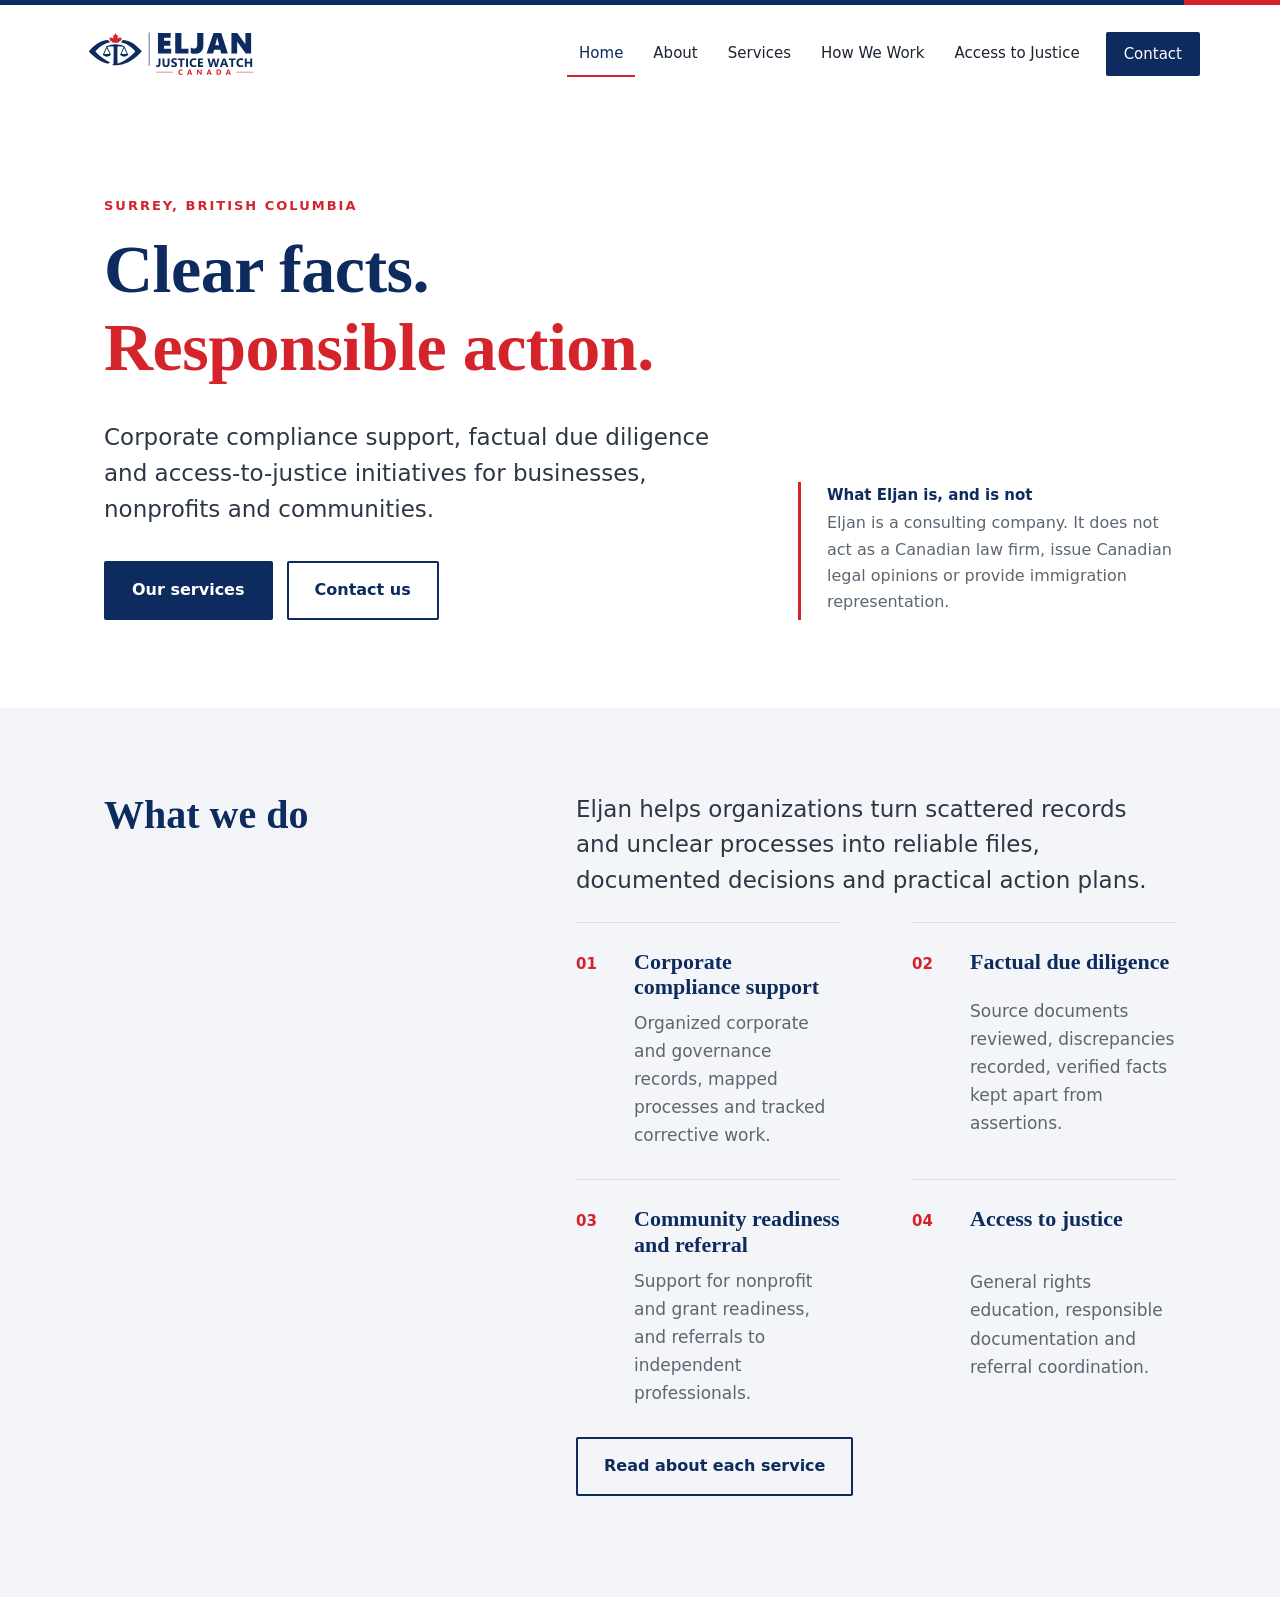
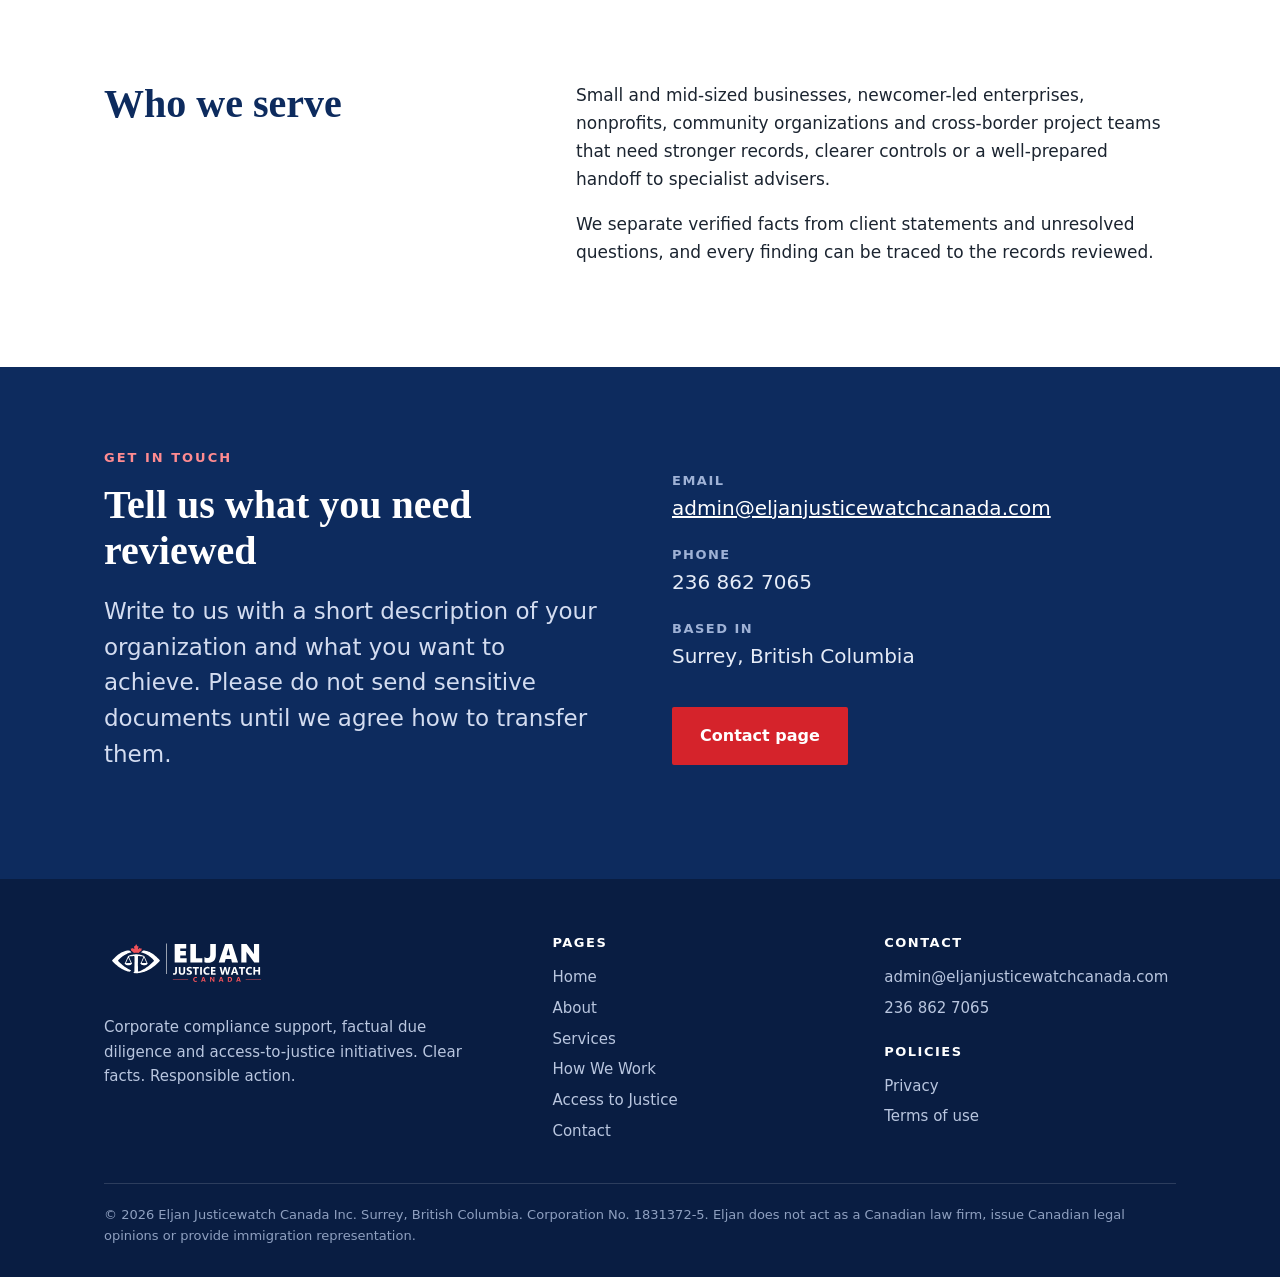
<file: index.html>
<!doctype html><html lang="en"><head><meta charset="utf-8"><meta name="viewport" content="width=device-width,initial-scale=1">
<title>Eljan Justicewatch Canada Inc.</title><meta name="description" content="Corporate compliance support, factual due diligence and access-to-justice initiatives. Clear facts. Responsible action.">
<link rel="icon" type="image/png" href="assets/favicon-32.png"><link rel="apple-touch-icon" href="assets/favicon-192.png">
<meta property="og:title" content="Eljan Justicewatch Canada Inc."><meta property="og:description" content="Corporate compliance support, factual due diligence and access-to-justice initiatives. Clear facts. Responsible action."><meta name="theme-color" content="#0D2B5E">
<link rel="stylesheet" href="style.css"></head><body>
<a class="skip" href="#main">Skip to content</a>
<header class="top"><div class="wrap head">
<a class="brand" href="index.html" aria-label="Eljan Justicewatch Canada, home"><img src="assets/Eljan_Logo_Horizontal_Colour.svg" alt="Eljan Justicewatch Canada"></a>
<button class="burger" aria-expanded="false" aria-controls="nav">Menu</button>
<nav class="nav" id="nav" aria-label="Main"><a href="index.html" aria-current="page">Home</a><a href="about.html">About</a><a href="services.html">Services</a><a href="how-we-work.html">How We Work</a><a href="access-to-justice.html">Access to Justice</a><a class="cta" href="contact.html">Contact</a></nav>
</div></header><main id="main">
<section class="hero"><div class="wrap grid">
<div><span class="kicker">Surrey, British Columbia</span>
<h1>Clear facts. <span>Responsible action.</span></h1>
<p class="lede">Corporate compliance support, factual due diligence and access-to-justice initiatives for businesses, nonprofits and communities.</p>
<div class="btns"><a class="btn solid" href="services.html">Our services</a><a class="btn" href="contact.html">Contact us</a></div></div>
<aside><strong>What Eljan is, and is not</strong>Eljan is a consulting company. It does not act as a Canadian law firm, issue Canadian legal opinions or provide immigration representation.</aside>
</div></section>

<section class="s-pale"><div class="wrap split">
<h2 class="rv">What we do</h2>
<div class="rv"><p class="lede">Eljan helps organizations turn scattered records and unclear processes into reliable files, documented decisions and practical action plans.</p>
<div class="values" style="margin-top:0"><div><h3>Corporate compliance support</h3><p>Organized corporate and governance records, mapped processes and tracked corrective work.</p></div><div><h3>Factual due diligence</h3><p>Source documents reviewed, discrepancies recorded, verified facts kept apart from assertions.</p></div><div><h3>Community readiness and referral</h3><p>Support for nonprofit and grant readiness, and referrals to independent professionals.</p></div><div><h3>Access to justice</h3><p>General rights education, responsible documentation and referral coordination.</p></div></div>
<p><a class="btn" href="services.html">Read about each service</a></p>
</div></div></section>

<section><div class="wrap split">
<h2 class="rv">Who we serve</h2>
<div class="rv prose"><p>Small and mid-sized businesses, newcomer-led enterprises, nonprofits, community organizations and cross-border project teams that need stronger records, clearer controls or a well-prepared handoff to specialist advisers.</p>
<p>We separate verified facts from client statements and unresolved questions, and every finding can be traced to the records reviewed.</p></div>
</div></section>

<section class="s-navy"><div class="wrap contact-row">
<div class="rv"><span class="kicker">Get in touch</span><h2>Tell us what you need reviewed</h2><p class="lede" style="color:#d3dcf0">Write to us with a short description of your organization and what you want to achieve. Please do not send sensitive documents until we agree how to transfer them.</p></div>
<div class="rv"><dl><dt>Email</dt><dd><a href="mailto:admin@eljanjusticewatchcanada.com">admin@eljanjusticewatchcanada.com</a></dd><dt>Phone</dt><dd>236 862 7065</dd><dt>Based in</dt><dd>Surrey, British Columbia</dd></dl><p class="btns"><a class="btn solid" href="contact.html">Contact page</a></p></div>
</div></section></main><footer><div class="wrap"><div class="grid">
<div><img src="assets/Eljan_Logo_Horizontal_Reversed.svg" alt="Eljan Justicewatch Canada"><p style="margin-top:16px;max-width:26em">Corporate compliance support, factual due diligence and access-to-justice initiatives. Clear facts. Responsible action.</p></div>
<div><h4>Pages</h4><a href="index.html">Home</a><a href="about.html">About</a><a href="services.html">Services</a><a href="how-we-work.html">How We Work</a><a href="access-to-justice.html">Access to Justice</a><a href="contact.html">Contact</a></div>
<div><h4>Contact</h4><a href="mailto:admin@eljanjusticewatchcanada.com">admin@eljanjusticewatchcanada.com</a><a href="tel:+12368627065">236 862 7065</a><h4 style="margin-top:20px">Policies</h4><a href="privacy.html">Privacy</a><a href="terms.html">Terms of use</a></div>
</div><div class="legal">&copy; 2026 Eljan Justicewatch Canada Inc. Surrey, British Columbia. Corporation No. 1831372-5. Eljan does not act as a Canadian law firm, issue Canadian legal opinions or provide immigration representation.</div></div></footer>
<script src="app.js"></script></body></html>
</file>
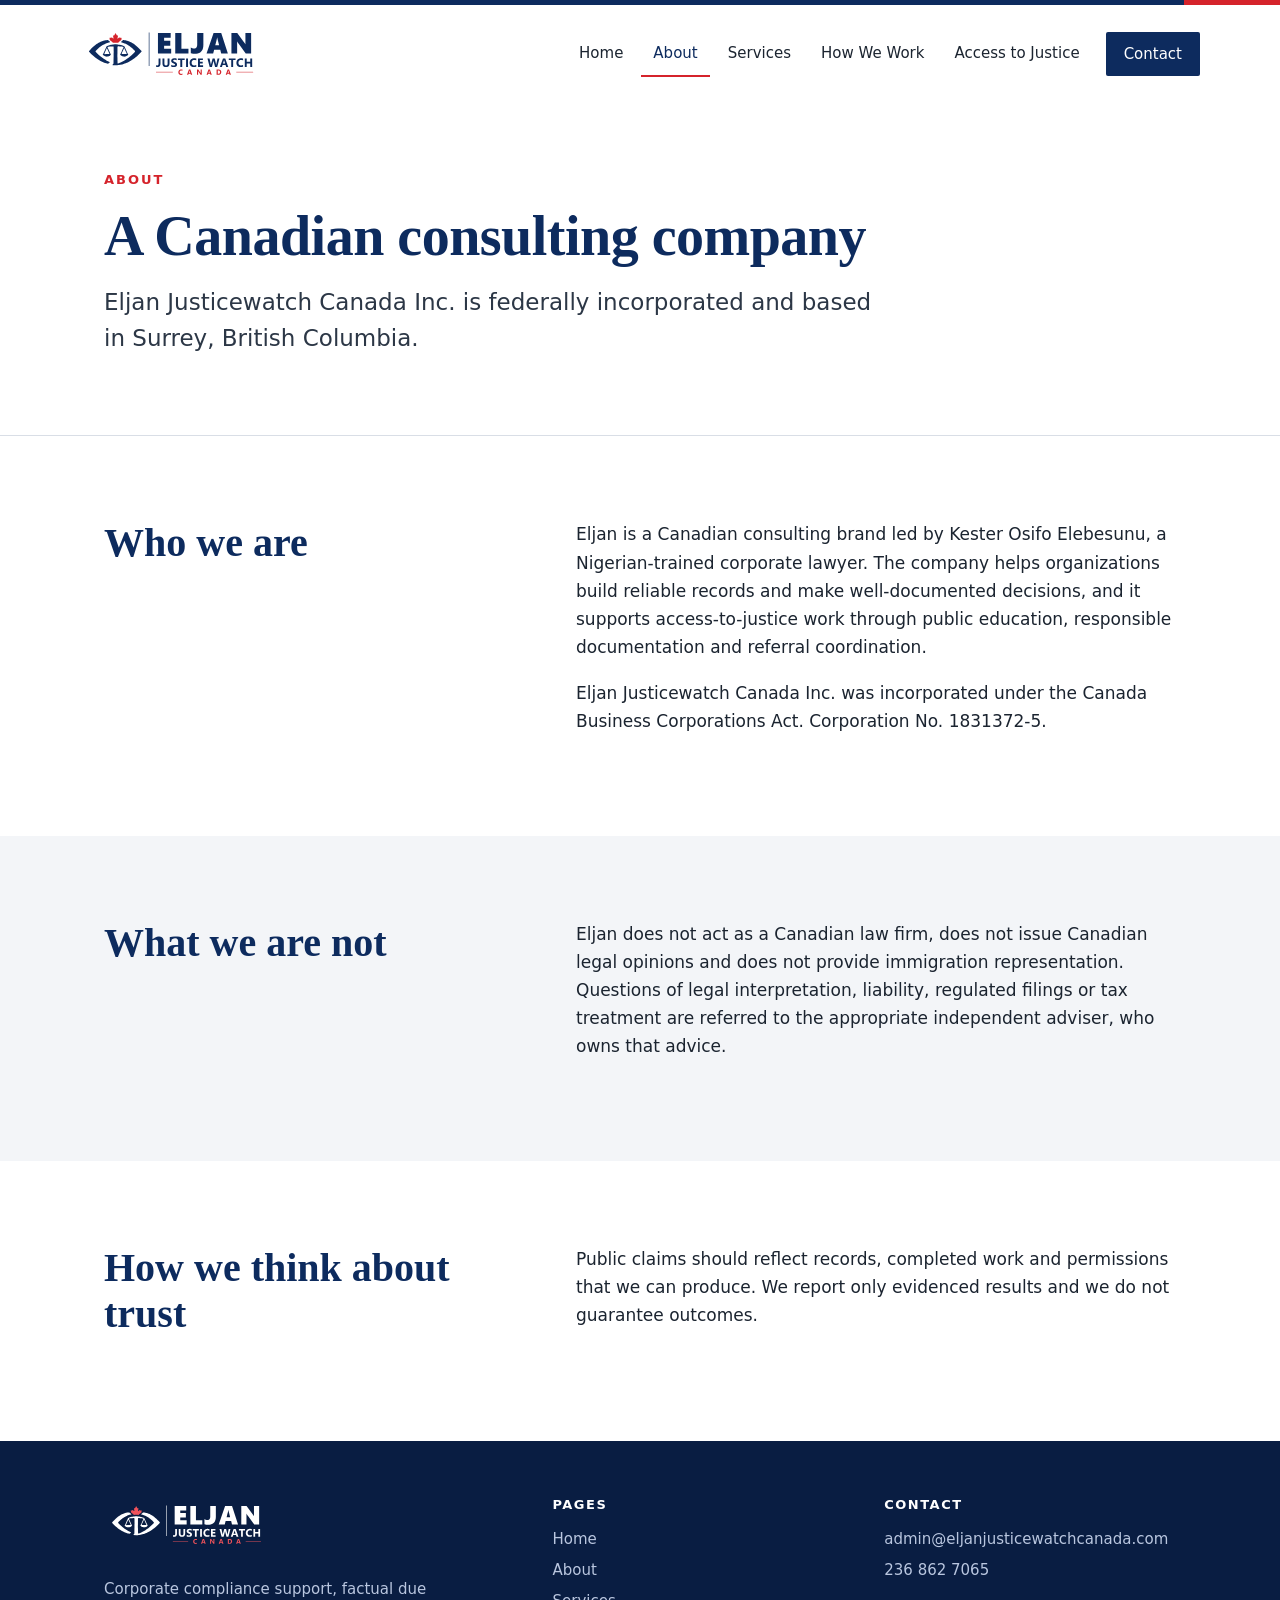
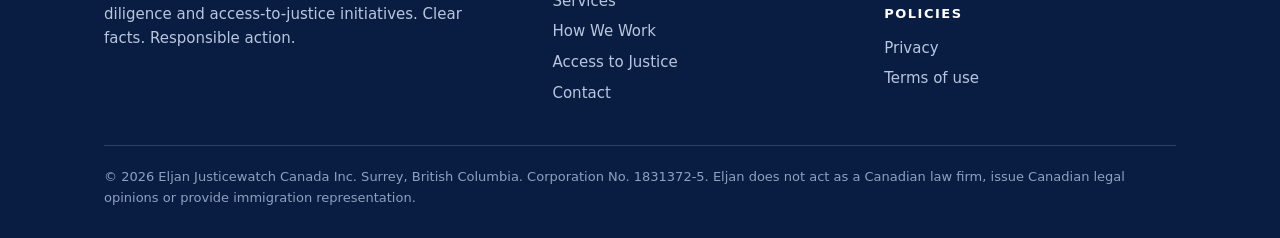
<file: about.html>
<!doctype html><html lang="en"><head><meta charset="utf-8"><meta name="viewport" content="width=device-width,initial-scale=1">
<title>About | Eljan Justicewatch Canada Inc.</title><meta name="description" content="About Eljan Justicewatch Canada Inc.: a Canadian consulting company focused on records, facts and access to justice.">
<link rel="icon" type="image/png" href="assets/favicon-32.png"><link rel="apple-touch-icon" href="assets/favicon-192.png">
<meta property="og:title" content="About | Eljan Justicewatch Canada Inc."><meta property="og:description" content="About Eljan Justicewatch Canada Inc.: a Canadian consulting company focused on records, facts and access to justice."><meta name="theme-color" content="#0D2B5E">
<link rel="stylesheet" href="style.css"></head><body>
<a class="skip" href="#main">Skip to content</a>
<header class="top"><div class="wrap head">
<a class="brand" href="index.html" aria-label="Eljan Justicewatch Canada, home"><img src="assets/Eljan_Logo_Horizontal_Colour.svg" alt="Eljan Justicewatch Canada"></a>
<button class="burger" aria-expanded="false" aria-controls="nav">Menu</button>
<nav class="nav" id="nav" aria-label="Main"><a href="index.html">Home</a><a href="about.html" aria-current="page">About</a><a href="services.html">Services</a><a href="how-we-work.html">How We Work</a><a href="access-to-justice.html">Access to Justice</a><a class="cta" href="contact.html">Contact</a></nav>
</div></header><main id="main"><section class="pagehead"><div class="wrap"><span class="kicker">About</span><h1>A Canadian consulting company</h1><p class=lede>Eljan Justicewatch Canada Inc. is federally incorporated and based in Surrey, British Columbia.</p></div></section>
<section><div class="wrap split"><h2>Who we are</h2><div class="prose stack">
<p>Eljan is a Canadian consulting brand led by Kester Osifo Elebesunu, a Nigerian-trained corporate lawyer. The company helps organizations build reliable records and make well-documented decisions, and it supports access-to-justice work through public education, responsible documentation and referral coordination.</p>
<p>Eljan Justicewatch Canada Inc. was incorporated under the Canada Business Corporations Act. Corporation No. 1831372-5.</p>

</div></div></section>
<section class="s-pale"><div class="wrap split"><h2>What we are not</h2><div class="prose stack">
<p>Eljan does not act as a Canadian law firm, does not issue Canadian legal opinions and does not provide immigration representation. Questions of legal interpretation, liability, regulated filings or tax treatment are referred to the appropriate independent adviser, who owns that advice.</p>
</div></div></section>
<section><div class="wrap split"><h2>How we think about trust</h2><div class="prose stack">
<p>Public claims should reflect records, completed work and permissions that we can produce. We report only evidenced results and we do not guarantee outcomes.</p>
</div></div></section></main><footer><div class="wrap"><div class="grid">
<div><img src="assets/Eljan_Logo_Horizontal_Reversed.svg" alt="Eljan Justicewatch Canada"><p style="margin-top:16px;max-width:26em">Corporate compliance support, factual due diligence and access-to-justice initiatives. Clear facts. Responsible action.</p></div>
<div><h4>Pages</h4><a href="index.html">Home</a><a href="about.html">About</a><a href="services.html">Services</a><a href="how-we-work.html">How We Work</a><a href="access-to-justice.html">Access to Justice</a><a href="contact.html">Contact</a></div>
<div><h4>Contact</h4><a href="mailto:admin@eljanjusticewatchcanada.com">admin@eljanjusticewatchcanada.com</a><a href="tel:+12368627065">236 862 7065</a><h4 style="margin-top:20px">Policies</h4><a href="privacy.html">Privacy</a><a href="terms.html">Terms of use</a></div>
</div><div class="legal">&copy; 2026 Eljan Justicewatch Canada Inc. Surrey, British Columbia. Corporation No. 1831372-5. Eljan does not act as a Canadian law firm, issue Canadian legal opinions or provide immigration representation.</div></div></footer>
<script src="app.js"></script></body></html>
</file>
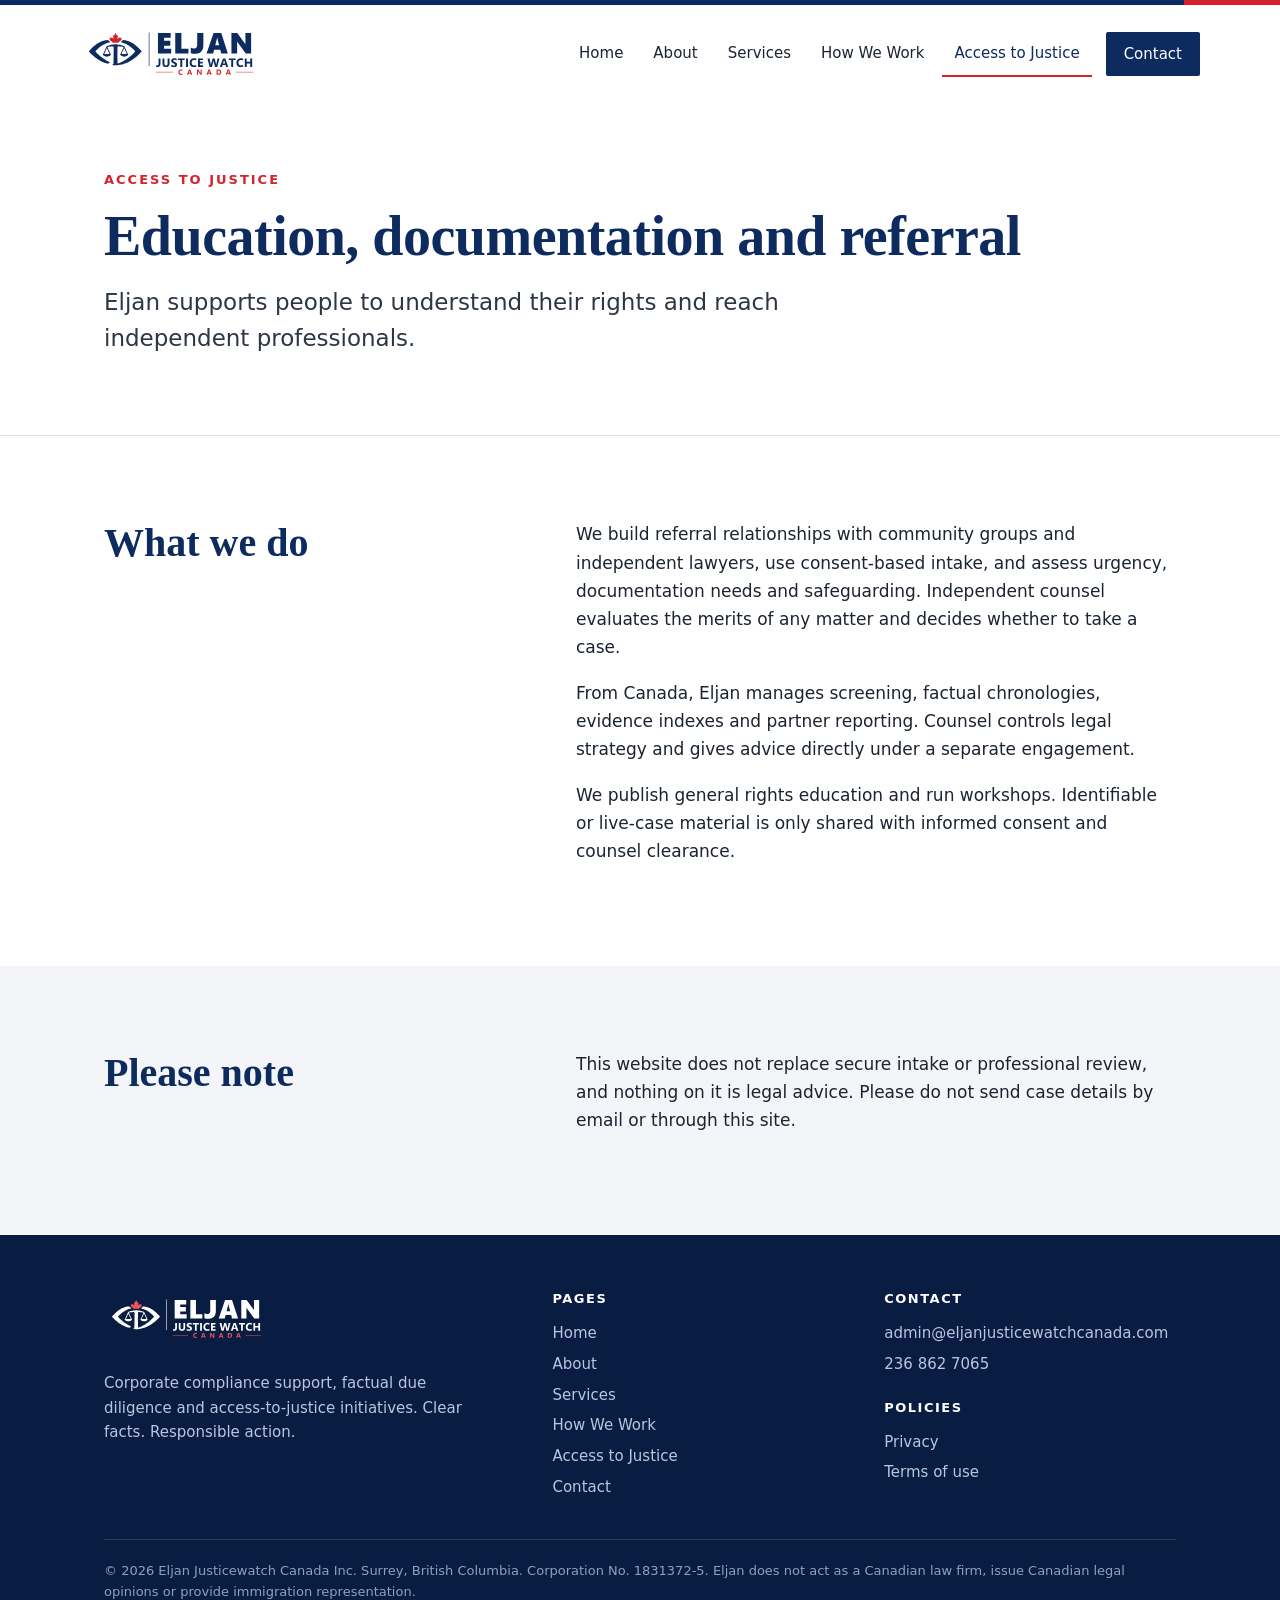
<file: access-to-justice.html>
<!doctype html><html lang="en"><head><meta charset="utf-8"><meta name="viewport" content="width=device-width,initial-scale=1">
<title>Access to Justice | Eljan Justicewatch Canada Inc.</title><meta name="description" content="Public education, responsible documentation and referral coordination.">
<link rel="icon" type="image/png" href="assets/favicon-32.png"><link rel="apple-touch-icon" href="assets/favicon-192.png">
<meta property="og:title" content="Access to Justice | Eljan Justicewatch Canada Inc."><meta property="og:description" content="Public education, responsible documentation and referral coordination."><meta name="theme-color" content="#0D2B5E">
<link rel="stylesheet" href="style.css"></head><body>
<a class="skip" href="#main">Skip to content</a>
<header class="top"><div class="wrap head">
<a class="brand" href="index.html" aria-label="Eljan Justicewatch Canada, home"><img src="assets/Eljan_Logo_Horizontal_Colour.svg" alt="Eljan Justicewatch Canada"></a>
<button class="burger" aria-expanded="false" aria-controls="nav">Menu</button>
<nav class="nav" id="nav" aria-label="Main"><a href="index.html">Home</a><a href="about.html">About</a><a href="services.html">Services</a><a href="how-we-work.html">How We Work</a><a href="access-to-justice.html" aria-current="page">Access to Justice</a><a class="cta" href="contact.html">Contact</a></nav>
</div></header><main id="main"><section class="pagehead"><div class="wrap"><span class="kicker">Access to Justice</span><h1>Education, documentation and referral</h1><p class=lede>Eljan supports people to understand their rights and reach independent professionals.</p></div></section>
<section><div class="wrap split"><h2>What we do</h2><div class="prose stack">
<p>We build referral relationships with community groups and independent lawyers, use consent-based intake, and assess urgency, documentation needs and safeguarding. Independent counsel evaluates the merits of any matter and decides whether to take a case.</p>
<p>From Canada, Eljan manages screening, factual chronologies, evidence indexes and partner reporting. Counsel controls legal strategy and gives advice directly under a separate engagement.</p>
<p>We publish general rights education and run workshops. Identifiable or live-case material is only shared with informed consent and counsel clearance.</p>
</div></div></section>
<section class="s-pale"><div class="wrap split"><h2>Please note</h2><div class="prose stack">
<p>This website does not replace secure intake or professional review, and nothing on it is legal advice. Please do not send case details by email or through this site.</p>

</div></div></section></main><footer><div class="wrap"><div class="grid">
<div><img src="assets/Eljan_Logo_Horizontal_Reversed.svg" alt="Eljan Justicewatch Canada"><p style="margin-top:16px;max-width:26em">Corporate compliance support, factual due diligence and access-to-justice initiatives. Clear facts. Responsible action.</p></div>
<div><h4>Pages</h4><a href="index.html">Home</a><a href="about.html">About</a><a href="services.html">Services</a><a href="how-we-work.html">How We Work</a><a href="access-to-justice.html">Access to Justice</a><a href="contact.html">Contact</a></div>
<div><h4>Contact</h4><a href="mailto:admin@eljanjusticewatchcanada.com">admin@eljanjusticewatchcanada.com</a><a href="tel:+12368627065">236 862 7065</a><h4 style="margin-top:20px">Policies</h4><a href="privacy.html">Privacy</a><a href="terms.html">Terms of use</a></div>
</div><div class="legal">&copy; 2026 Eljan Justicewatch Canada Inc. Surrey, British Columbia. Corporation No. 1831372-5. Eljan does not act as a Canadian law firm, issue Canadian legal opinions or provide immigration representation.</div></div></footer>
<script src="app.js"></script></body></html>
</file>
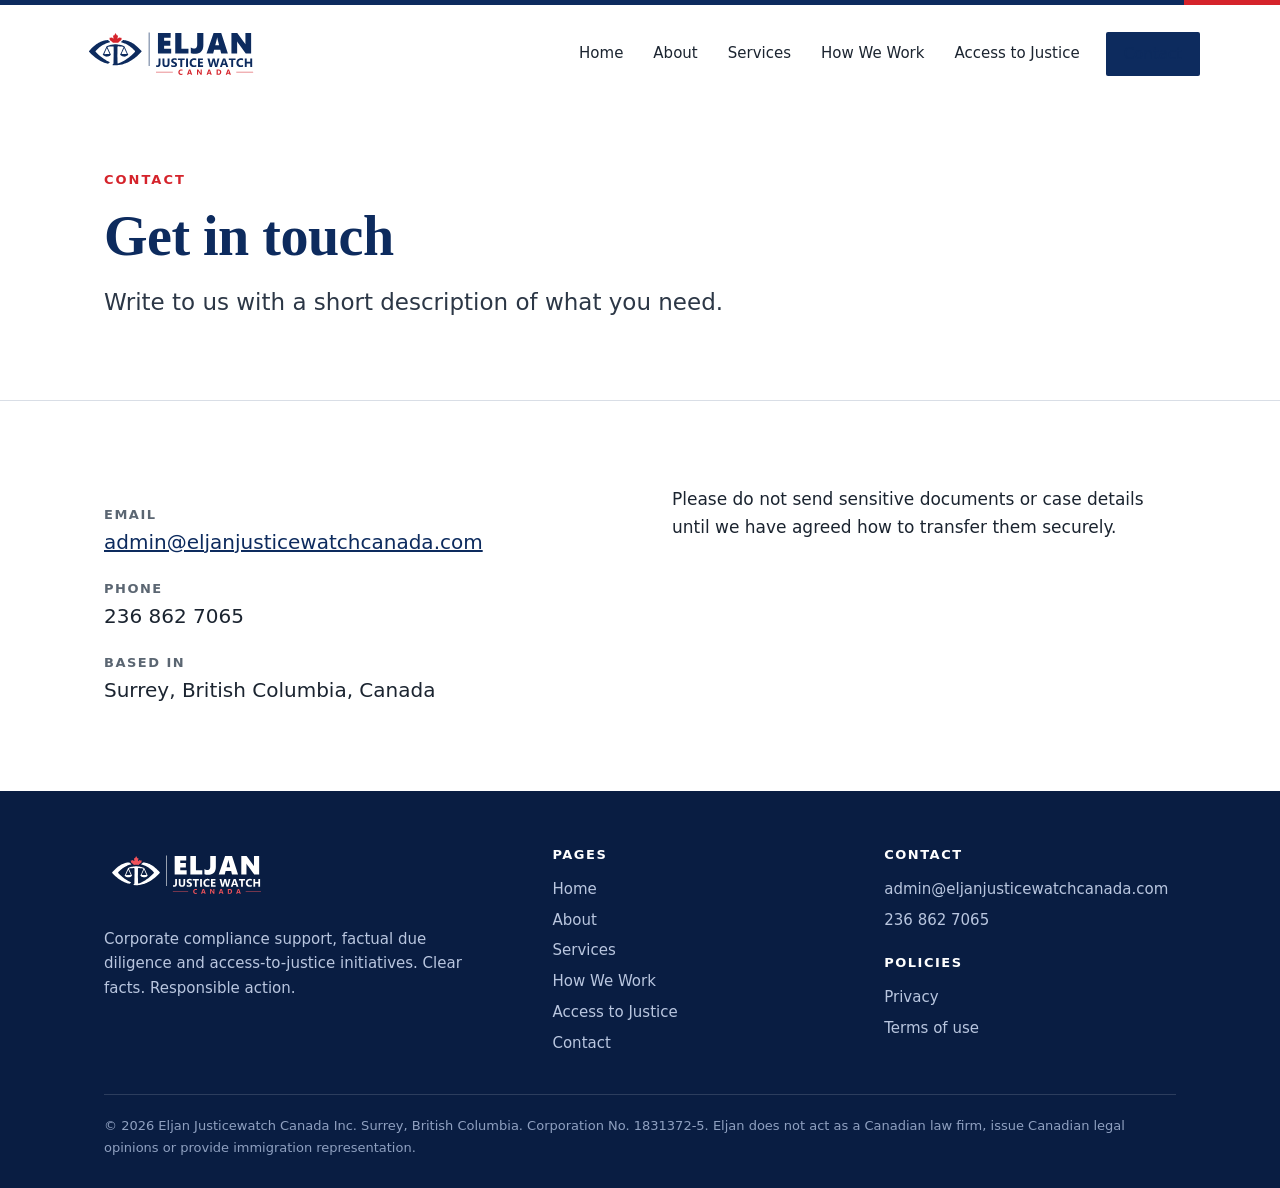
<file: contact.html>
<!doctype html><html lang="en"><head><meta charset="utf-8"><meta name="viewport" content="width=device-width,initial-scale=1">
<title>Contact | Eljan Justicewatch Canada Inc.</title><meta name="description" content="Contact Eljan Justicewatch Canada Inc. in Surrey, British Columbia.">
<link rel="icon" type="image/png" href="assets/favicon-32.png"><link rel="apple-touch-icon" href="assets/favicon-192.png">
<meta property="og:title" content="Contact | Eljan Justicewatch Canada Inc."><meta property="og:description" content="Contact Eljan Justicewatch Canada Inc. in Surrey, British Columbia."><meta name="theme-color" content="#0D2B5E">
<link rel="stylesheet" href="style.css"></head><body>
<a class="skip" href="#main">Skip to content</a>
<header class="top"><div class="wrap head">
<a class="brand" href="index.html" aria-label="Eljan Justicewatch Canada, home"><img src="assets/Eljan_Logo_Horizontal_Colour.svg" alt="Eljan Justicewatch Canada"></a>
<button class="burger" aria-expanded="false" aria-controls="nav">Menu</button>
<nav class="nav" id="nav" aria-label="Main"><a href="index.html">Home</a><a href="about.html">About</a><a href="services.html">Services</a><a href="how-we-work.html">How We Work</a><a href="access-to-justice.html">Access to Justice</a><a class="cta" href="contact.html" aria-current="page">Contact</a></nav>
</div></header><main id="main"><section class="pagehead"><div class="wrap"><span class="kicker">Contact</span><h1>Get in touch</h1><p class=lede>Write to us with a short description of what you need.</p></div></section>
<section><div class="wrap contact-row">
<div><dl style="color:var(--ink)"><dt style="color:var(--grey)">Email</dt><dd><a href="mailto:admin@eljanjusticewatchcanada.com">admin@eljanjusticewatchcanada.com</a></dd><dt style="color:var(--grey)">Phone</dt><dd>236 862 7065</dd><dt style="color:var(--grey)">Based in</dt><dd>Surrey, British Columbia, Canada</dd></dl></div>
<div class="stack"><p>Please do not send sensitive documents or case details until we have agreed how to transfer them securely.</p>
</div>
</div></section></main><footer><div class="wrap"><div class="grid">
<div><img src="assets/Eljan_Logo_Horizontal_Reversed.svg" alt="Eljan Justicewatch Canada"><p style="margin-top:16px;max-width:26em">Corporate compliance support, factual due diligence and access-to-justice initiatives. Clear facts. Responsible action.</p></div>
<div><h4>Pages</h4><a href="index.html">Home</a><a href="about.html">About</a><a href="services.html">Services</a><a href="how-we-work.html">How We Work</a><a href="access-to-justice.html">Access to Justice</a><a href="contact.html">Contact</a></div>
<div><h4>Contact</h4><a href="mailto:admin@eljanjusticewatchcanada.com">admin@eljanjusticewatchcanada.com</a><a href="tel:+12368627065">236 862 7065</a><h4 style="margin-top:20px">Policies</h4><a href="privacy.html">Privacy</a><a href="terms.html">Terms of use</a></div>
</div><div class="legal">&copy; 2026 Eljan Justicewatch Canada Inc. Surrey, British Columbia. Corporation No. 1831372-5. Eljan does not act as a Canadian law firm, issue Canadian legal opinions or provide immigration representation.</div></div></footer>
<script src="app.js"></script></body></html>
</file>
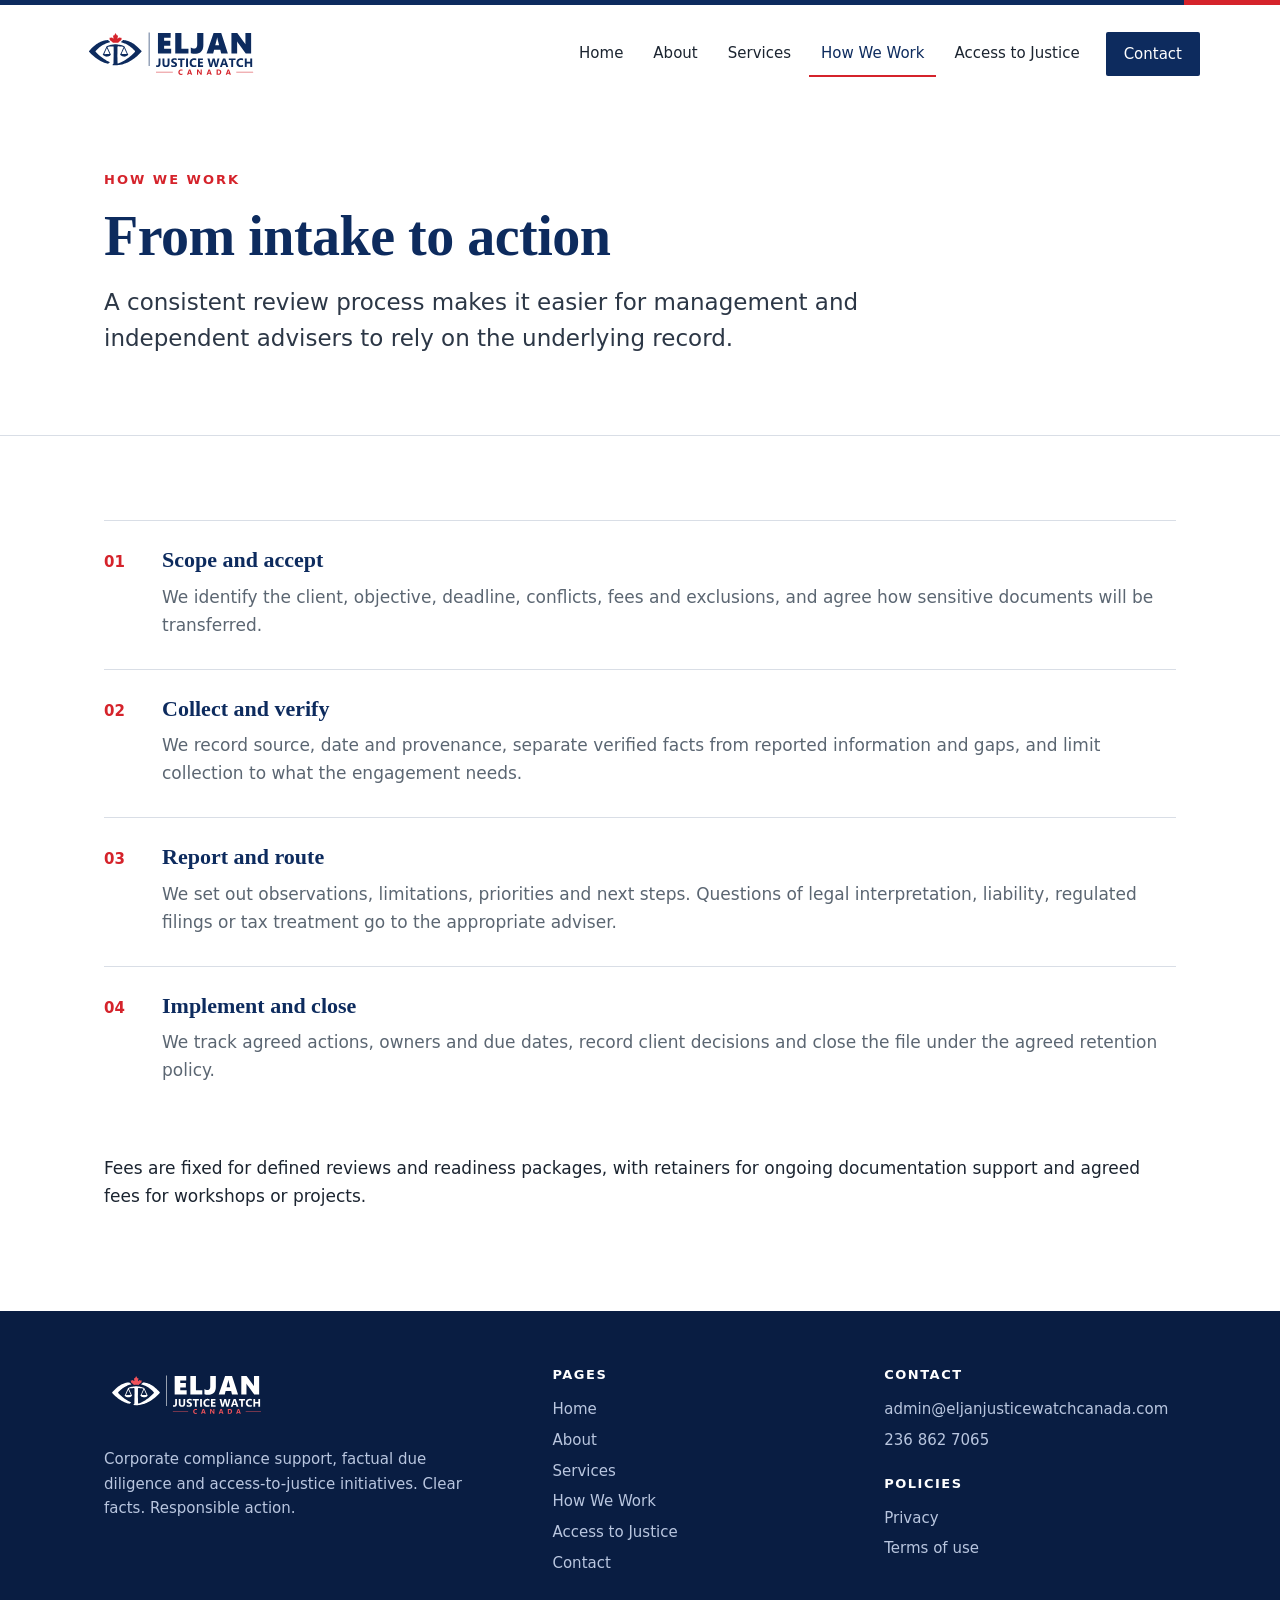
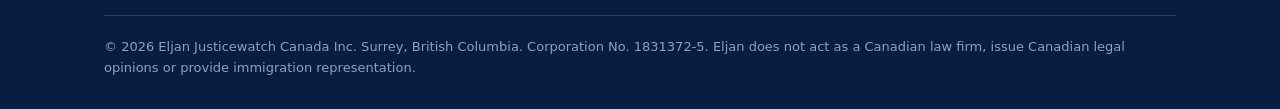
<file: how-we-work.html>
<!doctype html><html lang="en"><head><meta charset="utf-8"><meta name="viewport" content="width=device-width,initial-scale=1">
<title>How We Work | Eljan Justicewatch Canada Inc.</title><meta name="description" content="From intake to action: how Eljan scopes, verifies, reports and closes an engagement.">
<link rel="icon" type="image/png" href="assets/favicon-32.png"><link rel="apple-touch-icon" href="assets/favicon-192.png">
<meta property="og:title" content="How We Work | Eljan Justicewatch Canada Inc."><meta property="og:description" content="From intake to action: how Eljan scopes, verifies, reports and closes an engagement."><meta name="theme-color" content="#0D2B5E">
<link rel="stylesheet" href="style.css"></head><body>
<a class="skip" href="#main">Skip to content</a>
<header class="top"><div class="wrap head">
<a class="brand" href="index.html" aria-label="Eljan Justicewatch Canada, home"><img src="assets/Eljan_Logo_Horizontal_Colour.svg" alt="Eljan Justicewatch Canada"></a>
<button class="burger" aria-expanded="false" aria-controls="nav">Menu</button>
<nav class="nav" id="nav" aria-label="Main"><a href="index.html">Home</a><a href="about.html">About</a><a href="services.html">Services</a><a href="how-we-work.html" aria-current="page">How We Work</a><a href="access-to-justice.html">Access to Justice</a><a class="cta" href="contact.html">Contact</a></nav>
</div></header><main id="main"><section class="pagehead"><div class="wrap"><span class="kicker">How We Work</span><h1>From intake to action</h1><p class=lede>A consistent review process makes it easier for management and independent advisers to rely on the underlying record.</p></div></section>
<section><div class="wrap">
<div class="values" style="grid-template-columns:1fr;margin-top:0"><div><h3>Scope and accept</h3><p>We identify the client, objective, deadline, conflicts, fees and exclusions, and agree how sensitive documents will be transferred.</p></div><div><h3>Collect and verify</h3><p>We record source, date and provenance, separate verified facts from reported information and gaps, and limit collection to what the engagement needs.</p></div><div><h3>Report and route</h3><p>We set out observations, limitations, priorities and next steps. Questions of legal interpretation, liability, regulated filings or tax treatment go to the appropriate adviser.</p></div><div><h3>Implement and close</h3><p>We track agreed actions, owners and due dates, record client decisions and close the file under the agreed retention policy.</p></div></div>
<div class="stack" style="margin-top:40px"><p>Fees are fixed for defined reviews and readiness packages, with retainers for ongoing documentation support and agreed fees for workshops or projects.</p></div></div></section></main><footer><div class="wrap"><div class="grid">
<div><img src="assets/Eljan_Logo_Horizontal_Reversed.svg" alt="Eljan Justicewatch Canada"><p style="margin-top:16px;max-width:26em">Corporate compliance support, factual due diligence and access-to-justice initiatives. Clear facts. Responsible action.</p></div>
<div><h4>Pages</h4><a href="index.html">Home</a><a href="about.html">About</a><a href="services.html">Services</a><a href="how-we-work.html">How We Work</a><a href="access-to-justice.html">Access to Justice</a><a href="contact.html">Contact</a></div>
<div><h4>Contact</h4><a href="mailto:admin@eljanjusticewatchcanada.com">admin@eljanjusticewatchcanada.com</a><a href="tel:+12368627065">236 862 7065</a><h4 style="margin-top:20px">Policies</h4><a href="privacy.html">Privacy</a><a href="terms.html">Terms of use</a></div>
</div><div class="legal">&copy; 2026 Eljan Justicewatch Canada Inc. Surrey, British Columbia. Corporation No. 1831372-5. Eljan does not act as a Canadian law firm, issue Canadian legal opinions or provide immigration representation.</div></div></footer>
<script src="app.js"></script></body></html>
</file>
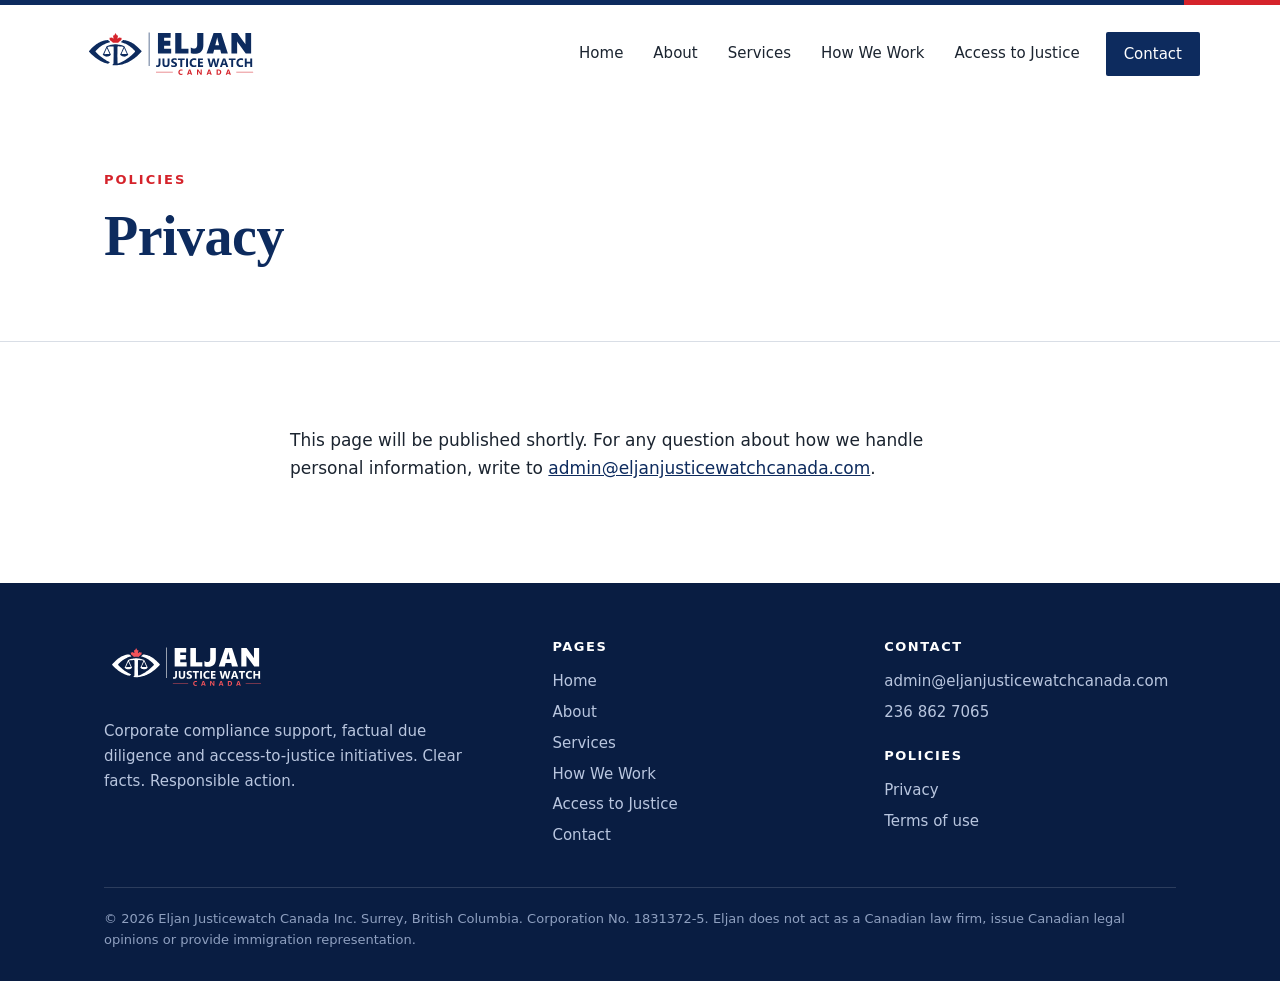
<file: privacy.html>
<!doctype html><html lang="en"><head><meta charset="utf-8"><meta name="viewport" content="width=device-width,initial-scale=1">
<title>Privacy | Eljan Justicewatch Canada Inc.</title><meta name="description" content="Privacy for Eljan Justicewatch Canada Inc.">
<link rel="icon" type="image/png" href="assets/favicon-32.png"><link rel="apple-touch-icon" href="assets/favicon-192.png">
<meta property="og:title" content="Privacy | Eljan Justicewatch Canada Inc."><meta property="og:description" content="Privacy for Eljan Justicewatch Canada Inc."><meta name="theme-color" content="#0D2B5E">
<link rel="stylesheet" href="style.css"></head><body>
<a class="skip" href="#main">Skip to content</a>
<header class="top"><div class="wrap head">
<a class="brand" href="index.html" aria-label="Eljan Justicewatch Canada, home"><img src="assets/Eljan_Logo_Horizontal_Colour.svg" alt="Eljan Justicewatch Canada"></a>
<button class="burger" aria-expanded="false" aria-controls="nav">Menu</button>
<nav class="nav" id="nav" aria-label="Main"><a href="index.html">Home</a><a href="about.html">About</a><a href="services.html">Services</a><a href="how-we-work.html">How We Work</a><a href="access-to-justice.html">Access to Justice</a><a class="cta" href="contact.html">Contact</a></nav>
</div></header><main id="main"><section class="pagehead"><div class="wrap"><span class="kicker">Policies</span><h1>Privacy</h1></div></section>
<section><div class="wrap prose"><p>This page will be published shortly. For any question about how we handle personal information, write to <a href="mailto:admin@eljanjusticewatchcanada.com">admin@eljanjusticewatchcanada.com</a>.</p></div></section></main><footer><div class="wrap"><div class="grid">
<div><img src="assets/Eljan_Logo_Horizontal_Reversed.svg" alt="Eljan Justicewatch Canada"><p style="margin-top:16px;max-width:26em">Corporate compliance support, factual due diligence and access-to-justice initiatives. Clear facts. Responsible action.</p></div>
<div><h4>Pages</h4><a href="index.html">Home</a><a href="about.html">About</a><a href="services.html">Services</a><a href="how-we-work.html">How We Work</a><a href="access-to-justice.html">Access to Justice</a><a href="contact.html">Contact</a></div>
<div><h4>Contact</h4><a href="mailto:admin@eljanjusticewatchcanada.com">admin@eljanjusticewatchcanada.com</a><a href="tel:+12368627065">236 862 7065</a><h4 style="margin-top:20px">Policies</h4><a href="privacy.html">Privacy</a><a href="terms.html">Terms of use</a></div>
</div><div class="legal">&copy; 2026 Eljan Justicewatch Canada Inc. Surrey, British Columbia. Corporation No. 1831372-5. Eljan does not act as a Canadian law firm, issue Canadian legal opinions or provide immigration representation.</div></div></footer>
<script src="app.js"></script></body></html>
</file>
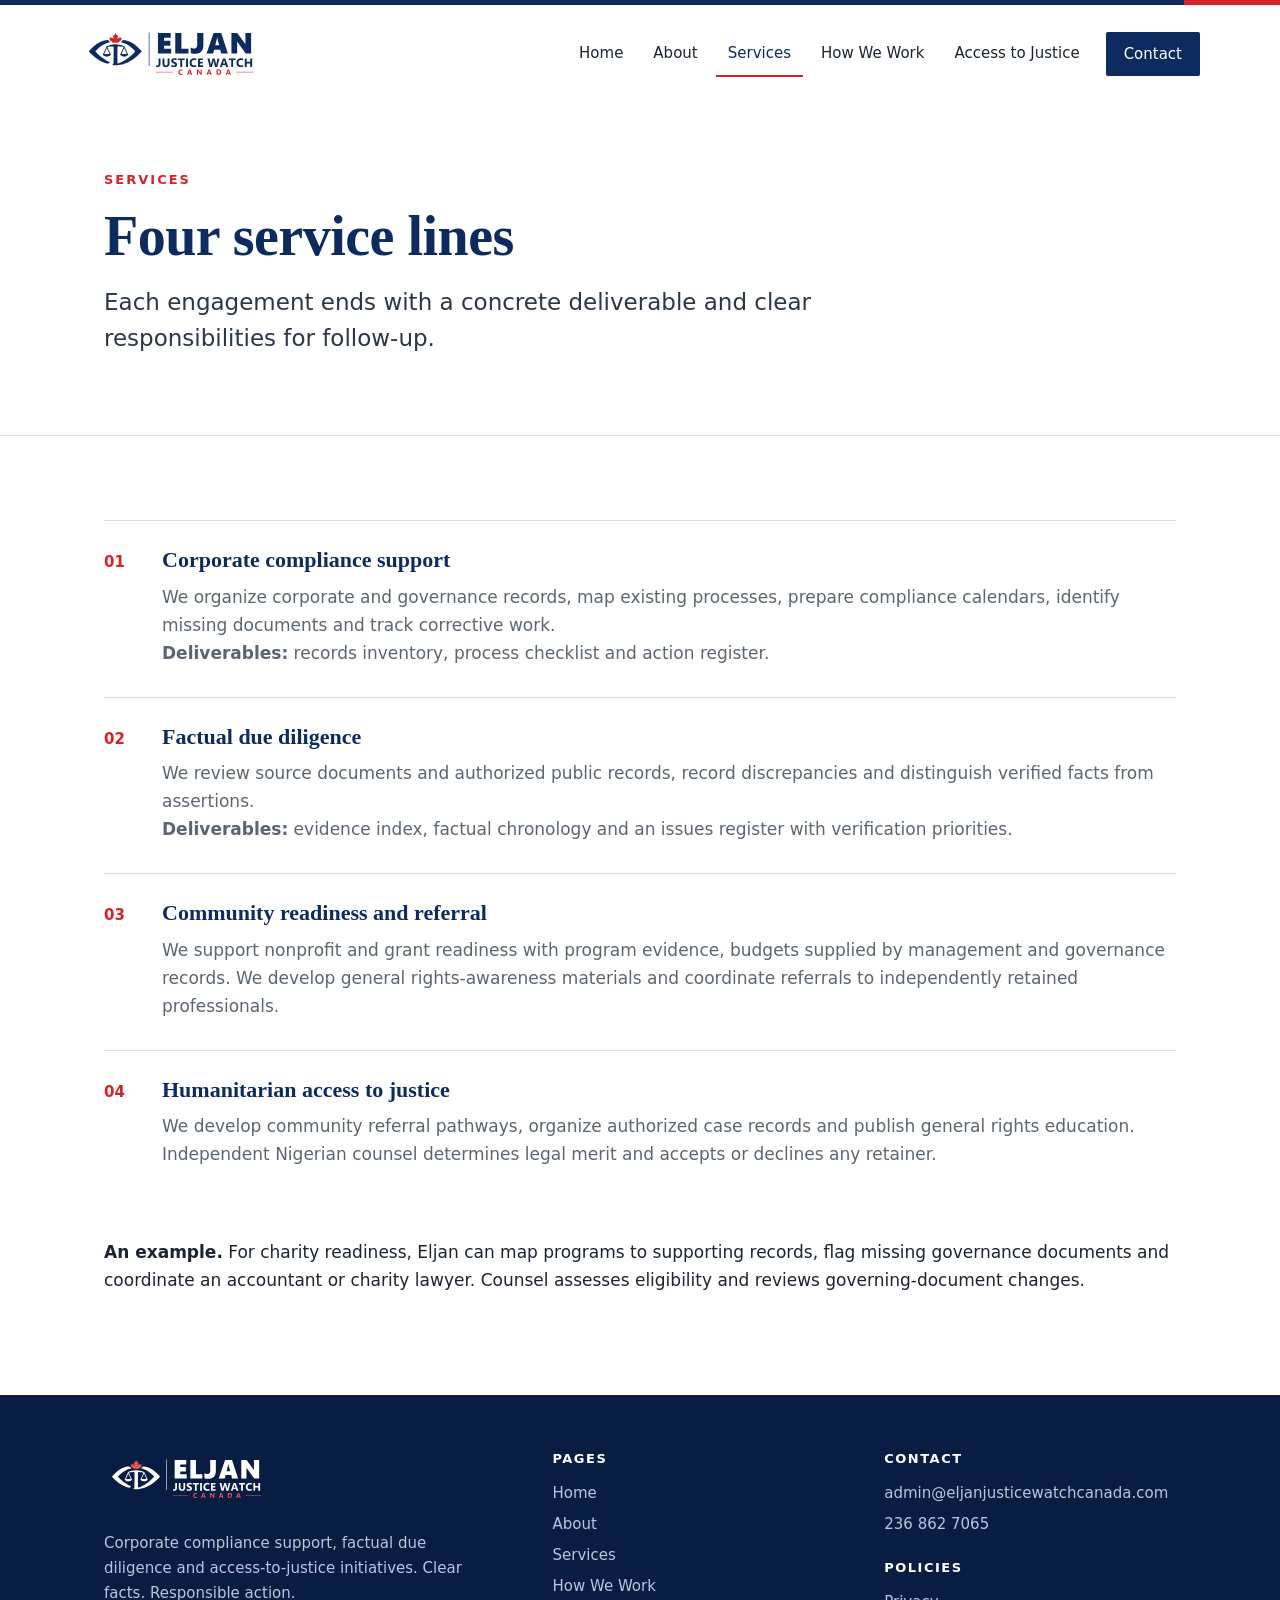
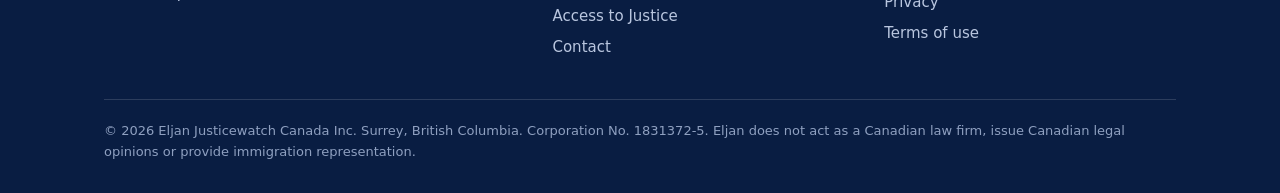
<file: services.html>
<!doctype html><html lang="en"><head><meta charset="utf-8"><meta name="viewport" content="width=device-width,initial-scale=1">
<title>Services | Eljan Justicewatch Canada Inc.</title><meta name="description" content="Corporate compliance support, factual due diligence, community readiness and access to justice.">
<link rel="icon" type="image/png" href="assets/favicon-32.png"><link rel="apple-touch-icon" href="assets/favicon-192.png">
<meta property="og:title" content="Services | Eljan Justicewatch Canada Inc."><meta property="og:description" content="Corporate compliance support, factual due diligence, community readiness and access to justice."><meta name="theme-color" content="#0D2B5E">
<link rel="stylesheet" href="style.css"></head><body>
<a class="skip" href="#main">Skip to content</a>
<header class="top"><div class="wrap head">
<a class="brand" href="index.html" aria-label="Eljan Justicewatch Canada, home"><img src="assets/Eljan_Logo_Horizontal_Colour.svg" alt="Eljan Justicewatch Canada"></a>
<button class="burger" aria-expanded="false" aria-controls="nav">Menu</button>
<nav class="nav" id="nav" aria-label="Main"><a href="index.html">Home</a><a href="about.html">About</a><a href="services.html" aria-current="page">Services</a><a href="how-we-work.html">How We Work</a><a href="access-to-justice.html">Access to Justice</a><a class="cta" href="contact.html">Contact</a></nav>
</div></header><main id="main"><section class="pagehead"><div class="wrap"><span class="kicker">Services</span><h1>Four service lines</h1><p class=lede>Each engagement ends with a concrete deliverable and clear responsibilities for follow-up.</p></div></section>
<section><div class="wrap">
<div class="values" style="grid-template-columns:1fr;margin-top:0"><div><h3>Corporate compliance support</h3><p>We organize corporate and governance records, map existing processes, prepare compliance calendars, identify missing documents and track corrective work.<br><strong>Deliverables:</strong> records inventory, process checklist and action register.</p></div><div><h3>Factual due diligence</h3><p>We review source documents and authorized public records, record discrepancies and distinguish verified facts from assertions.<br><strong>Deliverables:</strong> evidence index, factual chronology and an issues register with verification priorities.</p></div><div><h3>Community readiness and referral</h3><p>We support nonprofit and grant readiness with program evidence, budgets supplied by management and governance records. We develop general rights-awareness materials and coordinate referrals to independently retained professionals.</p></div><div><h3>Humanitarian access to justice</h3><p>We develop community referral pathways, organize authorized case records and publish general rights education. Independent Nigerian counsel determines legal merit and accepts or declines any retainer.</p></div></div>
<div class="stack" style="margin-top:40px"><p><strong>An example.</strong> For charity readiness, Eljan can map programs to supporting records, flag missing governance documents and coordinate an accountant or charity lawyer. Counsel assesses eligibility and reviews governing-document changes.</p>
</div></div></section></main><footer><div class="wrap"><div class="grid">
<div><img src="assets/Eljan_Logo_Horizontal_Reversed.svg" alt="Eljan Justicewatch Canada"><p style="margin-top:16px;max-width:26em">Corporate compliance support, factual due diligence and access-to-justice initiatives. Clear facts. Responsible action.</p></div>
<div><h4>Pages</h4><a href="index.html">Home</a><a href="about.html">About</a><a href="services.html">Services</a><a href="how-we-work.html">How We Work</a><a href="access-to-justice.html">Access to Justice</a><a href="contact.html">Contact</a></div>
<div><h4>Contact</h4><a href="mailto:admin@eljanjusticewatchcanada.com">admin@eljanjusticewatchcanada.com</a><a href="tel:+12368627065">236 862 7065</a><h4 style="margin-top:20px">Policies</h4><a href="privacy.html">Privacy</a><a href="terms.html">Terms of use</a></div>
</div><div class="legal">&copy; 2026 Eljan Justicewatch Canada Inc. Surrey, British Columbia. Corporation No. 1831372-5. Eljan does not act as a Canadian law firm, issue Canadian legal opinions or provide immigration representation.</div></div></footer>
<script src="app.js"></script></body></html>
</file>
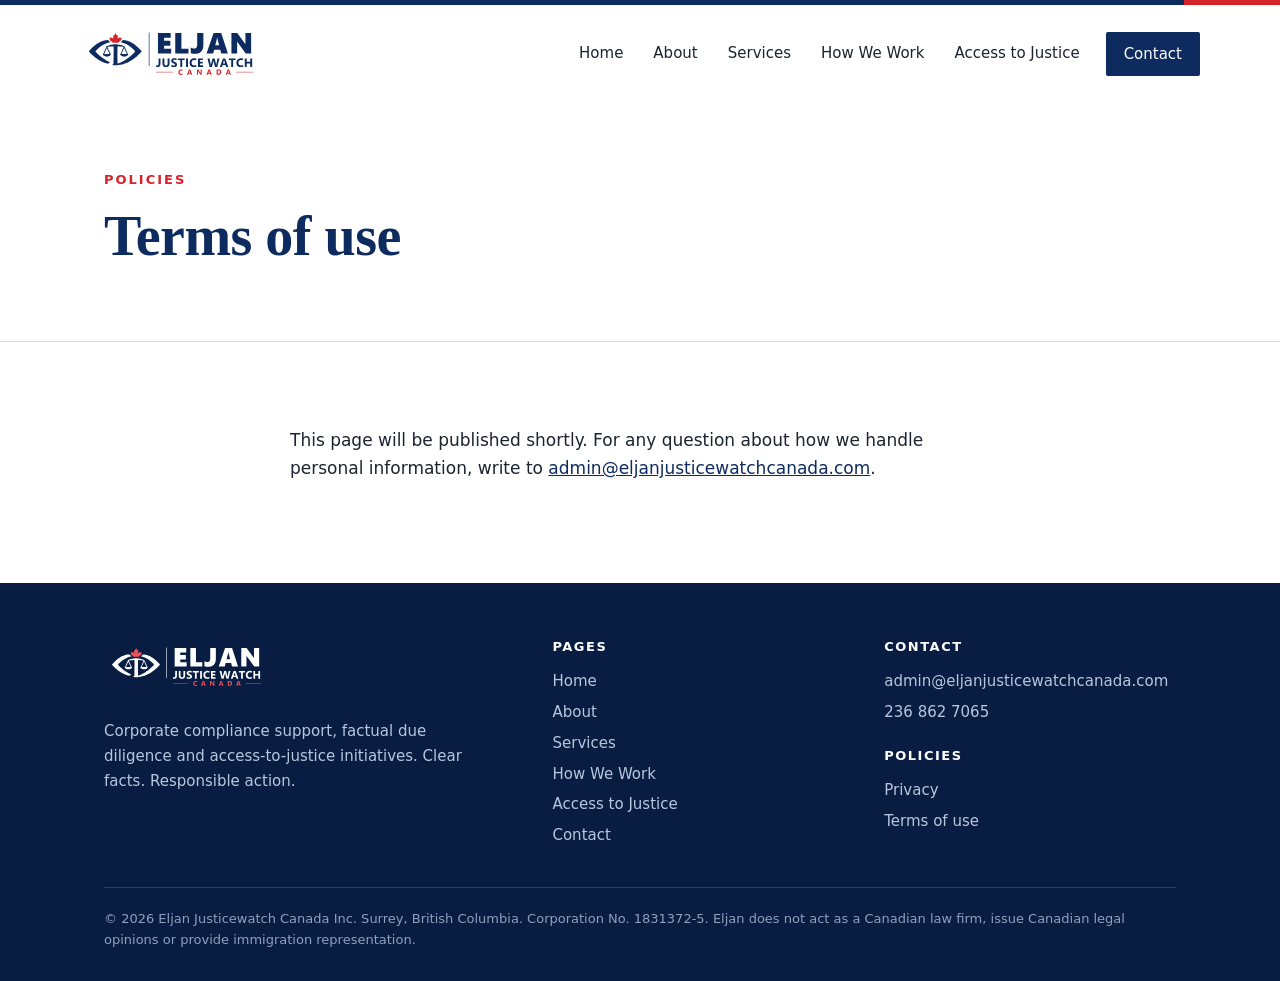
<file: terms.html>
<!doctype html><html lang="en"><head><meta charset="utf-8"><meta name="viewport" content="width=device-width,initial-scale=1">
<title>Terms of use | Eljan Justicewatch Canada Inc.</title><meta name="description" content="Terms of use for Eljan Justicewatch Canada Inc.">
<link rel="icon" type="image/png" href="assets/favicon-32.png"><link rel="apple-touch-icon" href="assets/favicon-192.png">
<meta property="og:title" content="Terms of use | Eljan Justicewatch Canada Inc."><meta property="og:description" content="Terms of use for Eljan Justicewatch Canada Inc."><meta name="theme-color" content="#0D2B5E">
<link rel="stylesheet" href="style.css"></head><body>
<a class="skip" href="#main">Skip to content</a>
<header class="top"><div class="wrap head">
<a class="brand" href="index.html" aria-label="Eljan Justicewatch Canada, home"><img src="assets/Eljan_Logo_Horizontal_Colour.svg" alt="Eljan Justicewatch Canada"></a>
<button class="burger" aria-expanded="false" aria-controls="nav">Menu</button>
<nav class="nav" id="nav" aria-label="Main"><a href="index.html">Home</a><a href="about.html">About</a><a href="services.html">Services</a><a href="how-we-work.html">How We Work</a><a href="access-to-justice.html">Access to Justice</a><a class="cta" href="contact.html">Contact</a></nav>
</div></header><main id="main"><section class="pagehead"><div class="wrap"><span class="kicker">Policies</span><h1>Terms of use</h1></div></section>
<section><div class="wrap prose"><p>This page will be published shortly. For any question about how we handle personal information, write to <a href="mailto:admin@eljanjusticewatchcanada.com">admin@eljanjusticewatchcanada.com</a>.</p></div></section></main><footer><div class="wrap"><div class="grid">
<div><img src="assets/Eljan_Logo_Horizontal_Reversed.svg" alt="Eljan Justicewatch Canada"><p style="margin-top:16px;max-width:26em">Corporate compliance support, factual due diligence and access-to-justice initiatives. Clear facts. Responsible action.</p></div>
<div><h4>Pages</h4><a href="index.html">Home</a><a href="about.html">About</a><a href="services.html">Services</a><a href="how-we-work.html">How We Work</a><a href="access-to-justice.html">Access to Justice</a><a href="contact.html">Contact</a></div>
<div><h4>Contact</h4><a href="mailto:admin@eljanjusticewatchcanada.com">admin@eljanjusticewatchcanada.com</a><a href="tel:+12368627065">236 862 7065</a><h4 style="margin-top:20px">Policies</h4><a href="privacy.html">Privacy</a><a href="terms.html">Terms of use</a></div>
</div><div class="legal">&copy; 2026 Eljan Justicewatch Canada Inc. Surrey, British Columbia. Corporation No. 1831372-5. Eljan does not act as a Canadian law firm, issue Canadian legal opinions or provide immigration representation.</div></div></footer>
<script src="app.js"></script></body></html>
</file>
<file: style.css>
/* Eljan Justice Watch Canada: design draft. Serif headings, plain sans body, navy and white, red used sparingly. */
:root{
  --navy:#0D2B5E; --navy-deep:#091d42; --red:#D5232B; --ink:#1B2430; --grey:#5B6672; --line:#D9DEE6; --pale:#F3F5F8; --white:#fff;
  --serif:Georgia,"Times New Roman",serif; --sans:"Segoe UI",system-ui,-apple-system,Roboto,Helvetica,Arial,sans-serif;
  --wrap:1120px;
}
*{box-sizing:border-box}
html{scroll-behavior:smooth}
body{margin:0;font:17px/1.65 var(--sans);color:var(--ink);background:var(--white);-webkit-font-smoothing:antialiased}
img,svg{max-width:100%}
a{color:var(--navy)}
a:hover{color:var(--red)}
.wrap{width:100%;max-width:var(--wrap);margin:0 auto;padding:0 24px}
.skip{position:absolute;left:-999px;top:0;background:var(--navy);color:#fff;padding:10px 16px;z-index:99}
.skip:focus{left:12px;top:12px}

/* preview strip */
.draft{background:var(--pale);border-bottom:1px solid var(--line);font-size:13px;color:var(--grey);padding:7px 0;text-align:center}
.draft b{color:var(--ink);font-weight:600}

/* header */
.top{border-top:5px solid var(--navy);position:relative}
.top::after{content:"";position:absolute;right:0;top:-5px;width:96px;height:5px;background:var(--red)}
.head{display:flex;align-items:center;justify-content:space-between;gap:24px;padding:18px 0}
.brand img{height:62px;width:auto;display:block}
.nav{display:flex;gap:6px;align-items:center}
.nav a{text-decoration:none;color:var(--ink);font-size:15px;padding:10px 12px;border-bottom:2px solid transparent}
.nav a:hover,.nav a[aria-current="page"]{border-bottom-color:var(--red);color:var(--navy)}
.nav .cta{background:var(--navy);color:#fff;margin-left:8px;border-radius:2px;border-bottom:0;padding:10px 18px}
.nav .cta:hover{background:var(--red);color:#fff}
.burger{display:none;background:none;border:1px solid var(--line);border-radius:2px;padding:9px 12px;font:inherit;color:var(--navy);cursor:pointer}

/* type */
h1,h2,h3{font-family:var(--serif);color:var(--navy);line-height:1.15;font-weight:700;margin:0 0 .5em}
h1{font-size:clamp(40px,6vw,68px);letter-spacing:-.5px}
h2{font-size:clamp(28px,3.6vw,40px)}
h3{font-size:22px}
p{margin:0 0 1em}
.lede{font-size:clamp(19px,2.2vw,23px);line-height:1.55;color:#2c3746;max-width:34em}
.kicker{font:600 13px/1 var(--sans);letter-spacing:2px;text-transform:uppercase;color:var(--red);margin:0 0 18px;display:block}

/* sections */
section{padding:84px 0}
.s-pale{background:var(--pale)}
.s-navy{background:var(--navy);color:#e6ecf7}
.s-navy h2,.s-navy h3{color:#fff}
.s-navy a{color:#fff}
.s-navy .kicker{color:#ff8b90}

/* hero */
.hero{padding:96px 0 88px}
.hero .grid{display:grid;grid-template-columns:1.25fr .75fr;gap:64px;align-items:end}
.hero h1 span{color:var(--red)}
.btns{display:flex;gap:14px;flex-wrap:wrap;margin-top:34px}
.btn{display:inline-block;text-decoration:none;font-weight:600;font-size:16px;padding:14px 26px;border:2px solid var(--navy);color:var(--navy);border-radius:2px;background:transparent}
.btn:hover{background:var(--navy);color:#fff}
.btn.solid{background:var(--navy);color:#fff}
.btn.solid:hover{background:var(--red);border-color:var(--red)}
.hero aside{border-left:3px solid var(--red);padding:4px 0 4px 26px;font-size:16px;color:var(--grey)}
.hero aside strong{display:block;font:700 15px var(--sans);color:var(--navy);margin-bottom:6px}

/* values list: ruled, not cards */
.values{display:grid;grid-template-columns:1fr 1fr;gap:0 72px;margin-top:40px;counter-reset:v}
.values div{border-top:1px solid var(--line);padding:26px 0 30px;display:grid;grid-template-columns:44px 1fr;gap:6px 14px}
.values div::before{counter-increment:v;content:counter(v,decimal-leading-zero);font:700 15px var(--sans);color:var(--red);padding-top:6px}
.values h3{margin:0 0 4px}
.values p{margin:0;color:var(--grey);grid-column:2}
.split{display:grid;grid-template-columns:.8fr 1.2fr;gap:72px}
.split h2{position:sticky;top:24px;align-self:start}

/* placeholder blocks */
.todo{border:2px dashed #b9c3d3;border-radius:3px;padding:22px 26px;background:rgba(255,255,255,.6);color:var(--grey);font-size:16px}
.todo b{color:var(--navy)}
.stack>*+*{margin-top:18px}
.cols3{display:grid;grid-template-columns:repeat(3,1fr);gap:22px}

/* contact */
.contact-row{display:grid;grid-template-columns:1fr 1fr;gap:64px}
.contact-row dl{margin:0}
.contact-row dt{font:600 13px var(--sans);letter-spacing:1.5px;text-transform:uppercase;color:#9fb2d6;margin-top:22px}
.contact-row dd{margin:4px 0 0;font-size:20px}
.s-navy .btn{border-color:#fff;color:#fff}
.s-navy .btn:hover{background:#fff;color:var(--navy)}
.s-navy .btn.solid{background:var(--red);border-color:var(--red)}

/* page head */
.pagehead{padding:70px 0 56px;border-bottom:1px solid var(--line)}
.pagehead h1{font-size:clamp(36px,5vw,56px);margin-bottom:.3em}
.prose{max-width:44em}
.prose h2{margin-top:1.6em;font-size:28px}

/* footer */
footer{background:var(--navy-deep);color:#b9c6df;padding:56px 0 30px;font-size:15px}
footer .grid{display:grid;grid-template-columns:1.4fr 1fr 1fr;gap:40px}
footer img{height:56px;width:auto}
footer h4{margin:0 0 12px;font:600 13px var(--sans);letter-spacing:1.5px;text-transform:uppercase;color:#fff}
footer a{color:#b9c6df;text-decoration:none;display:block;padding:3px 0}
footer a:hover{color:#fff}
.legal{border-top:1px solid rgba(255,255,255,.14);margin-top:36px;padding-top:20px;font-size:13px;color:#8fa0c0}

/* subtle reveal, off for reduced motion */
.rv{opacity:0;transform:translateY(10px);transition:opacity .6s ease,transform .6s ease}
.rv.in{opacity:1;transform:none}
@media (prefers-reduced-motion:reduce){.rv{opacity:1;transform:none;transition:none}html{scroll-behavior:auto}}

@media (max-width:900px){
  section{padding:60px 0}
  .hero{padding:56px 0}
  .hero .grid,.split,.contact-row,footer .grid,.cols3{grid-template-columns:1fr;gap:32px}
  .values{grid-template-columns:1fr}
  .split h2{position:static}
  .burger{display:block}
  .nav{display:none;position:absolute;left:0;right:0;top:100%;background:#fff;border-bottom:1px solid var(--line);flex-direction:column;align-items:stretch;padding:8px 24px 18px;z-index:20}
  .nav.open{display:flex}
  .nav a{padding:12px 0;border-bottom:1px solid var(--line)}
  .nav .cta{margin:12px 0 0;text-align:center}
  .brand img{height:50px}
  .top{position:relative}
}

/* hero artwork + entrance animation */
.hero{position:relative;overflow:hidden}
.hero .grid{position:relative;z-index:1}
.hero-art{position:absolute;right:-60px;top:50%;width:min(620px,52vw);height:auto;transform:translateY(-50%);opacity:0;pointer-events:none;animation:artIn 1.6s ease .2s forwards,drift 14s ease-in-out 1.8s infinite alternate}
@keyframes artIn{to{opacity:.13}}
@keyframes drift{from{transform:translateY(-50%) translateX(0)}to{transform:translateY(-52%) translateX(-14px)}}
.hero .kicker,.hero h1,.hero .lede,.hero .btns,.hero aside{opacity:0;animation:up .8s cubic-bezier(.2,.7,.2,1) forwards}
.hero .kicker{animation-delay:.05s}.hero h1{animation-delay:.2s}.hero .lede{animation-delay:.4s}.hero .btns{animation-delay:.55s}.hero aside{animation-delay:.75s}
@keyframes up{from{opacity:0;transform:translateY(22px)}to{opacity:1;transform:none}}
.top::after{animation:grow 1.2s ease .3s both;transform-origin:right}
@keyframes grow{from{transform:scaleX(0)}to{transform:none}}
.values div{transition:background .3s,padding-left .3s}
.values div:hover{background:var(--white);padding-left:12px}
.btn{transition:background .25s,color .25s,transform .25s}
.btn:hover{transform:translateY(-2px)}
@media (prefers-reduced-motion:reduce){.hero-art{animation:none;opacity:.13}.hero .kicker,.hero h1,.hero .lede,.hero .btns,.hero aside{animation:none;opacity:1}.top::after{animation:none}.btn:hover{transform:none}}
@media (max-width:900px){.hero-art{right:-120px;width:90vw;opacity:.1}@keyframes artIn{to{opacity:.1}}}

/* full-length transparent hero image: stands on the section floor, right side */
.hero:has(.hero-art){padding-bottom:0}
.hero-art{top:auto;bottom:0;right:4%;width:auto;height:92%;max-height:640px;transform:none;opacity:0;animation:personIn 1.2s cubic-bezier(.2,.7,.2,1) .35s forwards}
@keyframes personIn{from{opacity:0;transform:translateY(30px)}to{opacity:1;transform:none}}
@media (max-width:900px){.hero-art{opacity:.15;height:70%;right:-10%;animation:none}}
</file>
